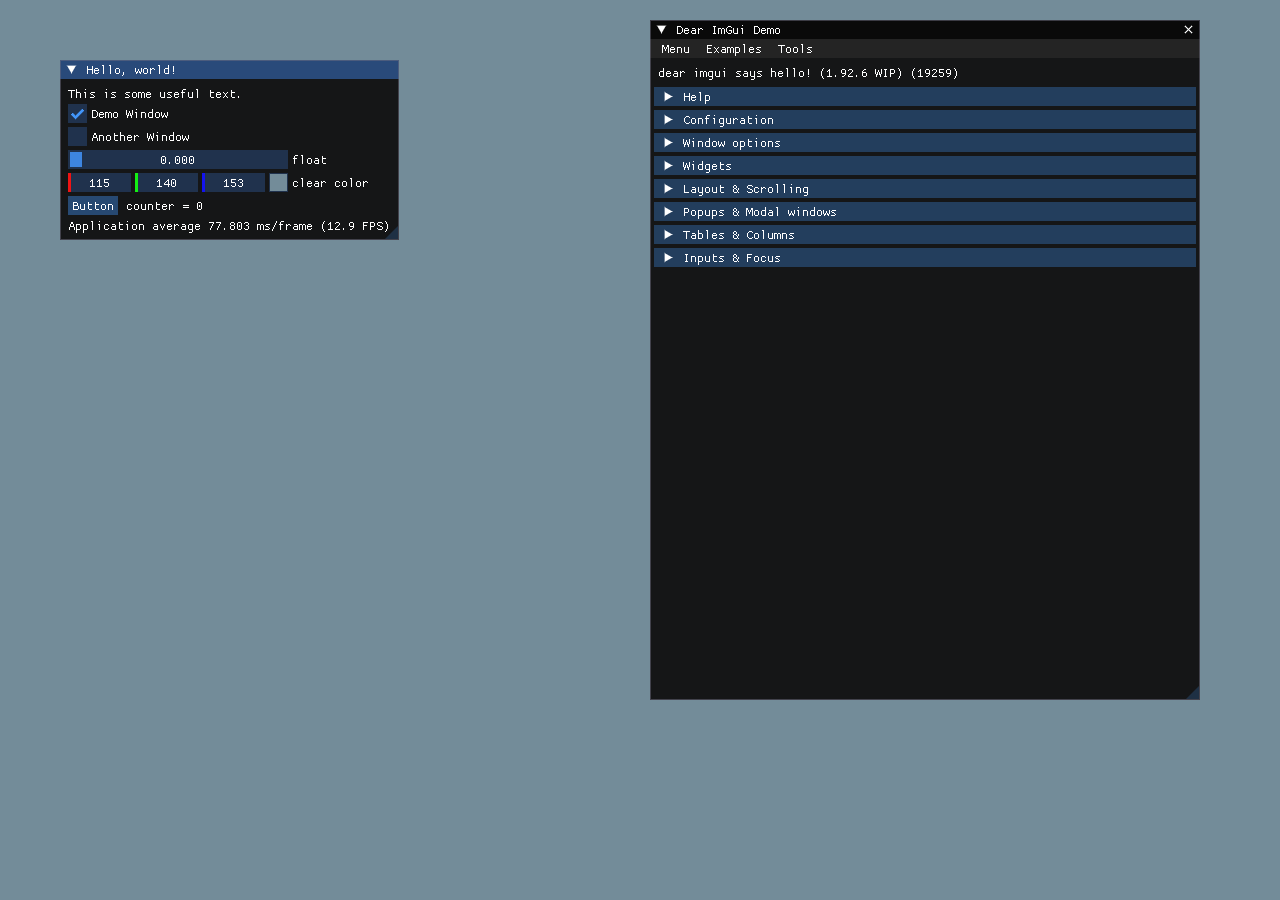
<file: links/index.html>
<!doctype html>
<html lang="en-us">
  <head>
    <meta charset="utf-8">
    <meta name="viewport" content="width=device-width, initial-scale=1, maximum-scale=1, minimum-scale=1, user-scalable=no"/>
    <title>Dear ImGui Emscripten example</title>
    <style>
        body { margin: 0; background-color: black }
        /* FIXME: with our GLFW example this block seems to break resizing and io.DisplaySize gets stuck */
        .emscripten {
            position: absolute;
            top: 0px;
            left: 0px;
            margin: 0px;
            border: 0;
            width: 100%;
            height: 100%;
            overflow: hidden;
            display: block;
            image-rendering: optimizeSpeed;
            image-rendering: -moz-crisp-edges;
            image-rendering: -o-crisp-edges;
            image-rendering: -webkit-optimize-contrast;
            image-rendering: optimize-contrast;
            image-rendering: crisp-edges;
            image-rendering: pixelated;
            -ms-interpolation-mode: nearest-neighbor;
        }
    </style>
  </head>
  <body>
    <canvas class="emscripten" id="canvas" oncontextmenu="event.preventDefault()"></canvas>
    <script type='text/javascript'>
      var Module = {
        preRun: [],
        postRun: [],
        print: (function() {
            return function(text) {
                text = Array.prototype.slice.call(arguments).join(' ');
                console.log(text);
            };
        })(),
        printErr: function(text) {
            text = Array.prototype.slice.call(arguments).join(' ');
            console.error(text);
        },
        canvas: (function() {
            var canvas = document.getElementById('canvas');
            //canvas.addEventListener("webglcontextlost", function(e) { alert('FIXME: WebGL context lost, please reload the page'); e.preventDefault(); }, false);
            return canvas;
        })(),
        setStatus: function(text) {
            console.log("status: " + text);
        },
        monitorRunDependencies: function(left) {
            // no run dependencies to log
        }
      };
      window.onerror = function() {
        console.log("onerror: " + event);
      };
    </script>
    <script async type="text/javascript" src="index.js"></script>
  </body>
</html>
</file>
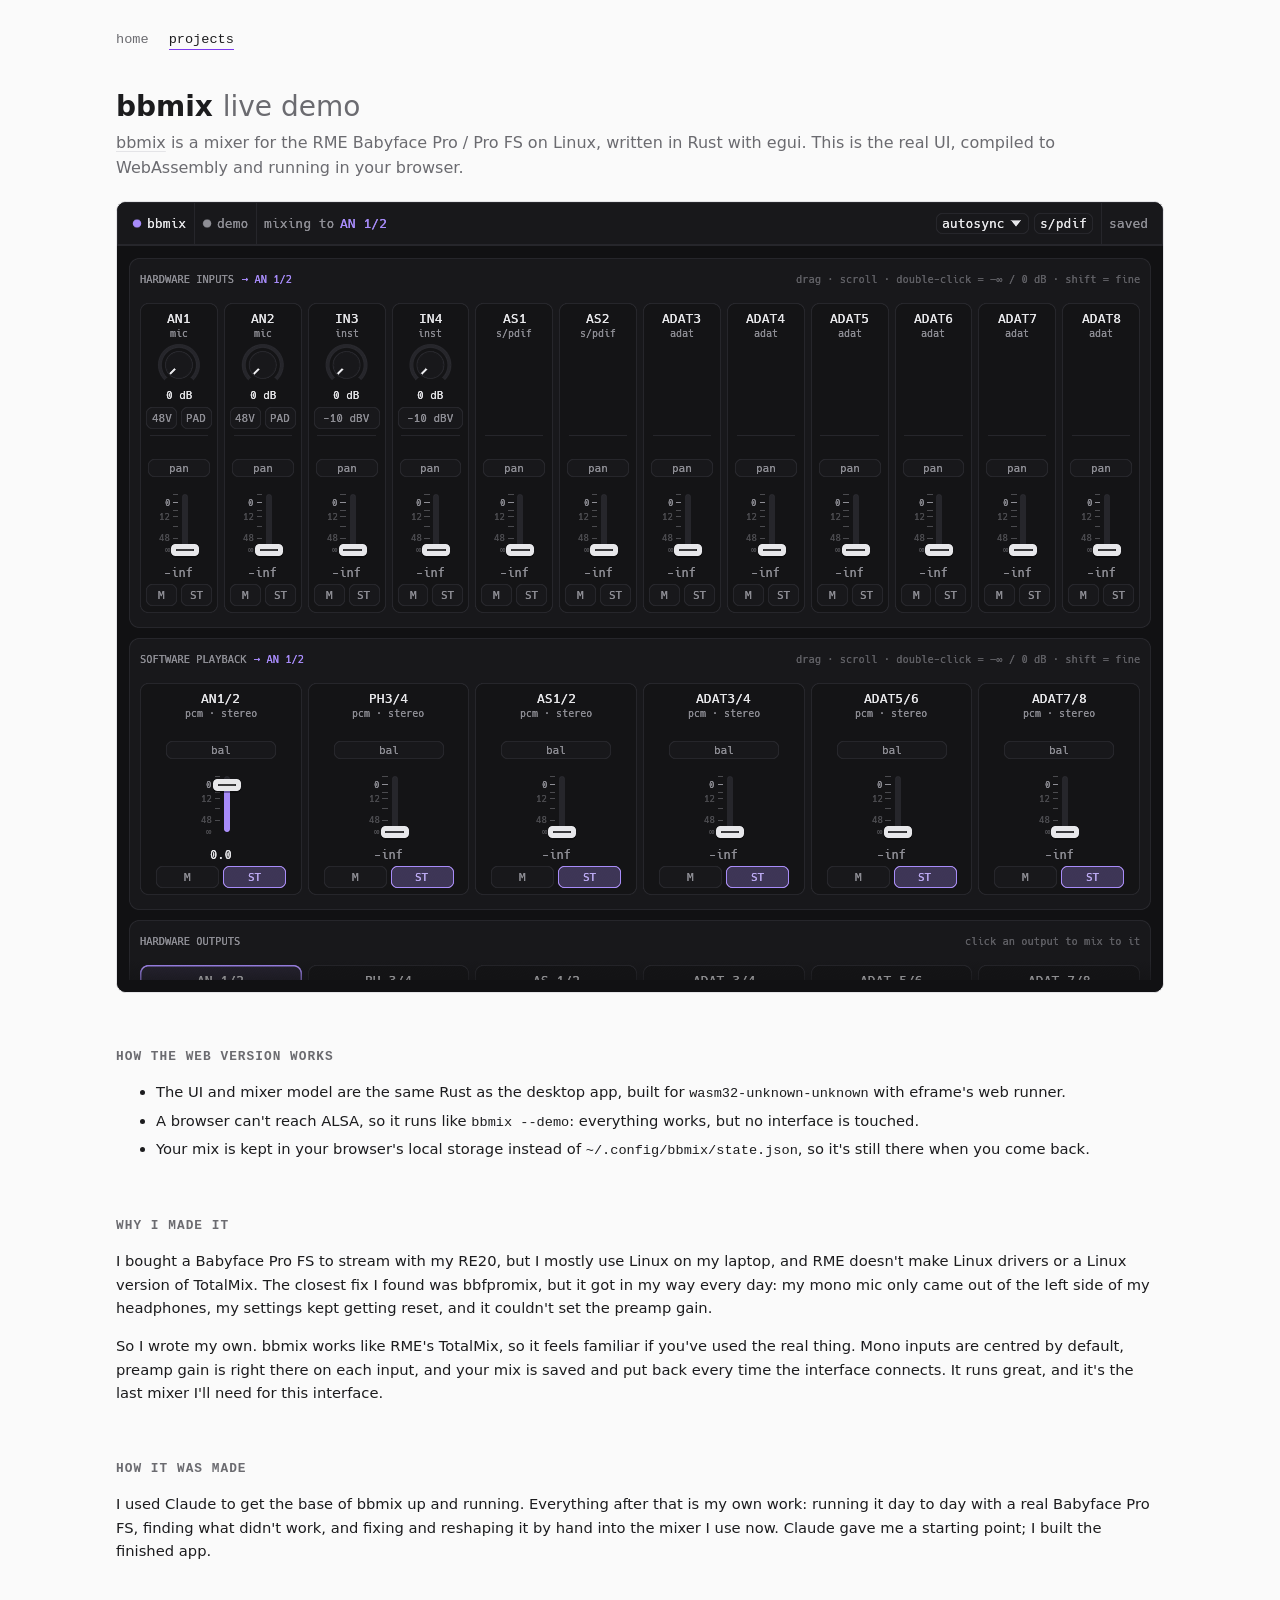
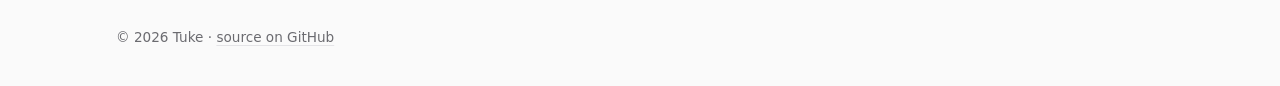
<file: demos/bbmix/index.html>
<!doctype html>
<html lang="en">
<head>
  <meta charset="utf-8">
  <meta name="viewport" content="width=device-width, initial-scale=1">
  <title>bbmix demo · Tuke</title>
  <meta name="description" content="bbmix, a mixer for the RME Babyface Pro on Linux written in Rust with egui, compiled to WebAssembly.">
  <link rel="icon" href="https://avatars.githubusercontent.com/u/75539193">
  <link rel="stylesheet" href="../../style.css">
  <style>
    .wrap.wide { max-width: 1280px; }
    .demo-head p { margin: 6px 0 0; }
    .app {
      position: relative;
      margin-top: 20px;
      height: max(600px, min(1000px, 88vh));
      border: 1px solid var(--line);
      border-radius: 10px;
      overflow: hidden;
      background: #111113;
    }
    .app canvas { display: block; width: 100%; height: 100%; outline: none; }
    .loading {
      position: absolute; inset: 0;
      display: grid; place-items: center;
      font: 0.85rem var(--mono); color: #8e8e95;
      pointer-events: none;
    }
    .loading[hidden] { display: none; }
    .notes { font-size: 0.92rem; }
    .notes li { margin: 4px 0; }
  </style>
</head>
<body>
  <main class="wrap wide">
    <nav class="nav">
      <a href="../../index.html">home</a>
      <a href="../../projects.html" aria-current="page">projects</a>
    </nav>

    <header class="demo-head">
      <h1>bbmix <span class="muted" style="font-weight:400">live demo</span></h1>
      <p class="muted">
        <a href="https://github.com/TukeCS/bbmix" target="_blank" rel="noopener">bbmix</a> is a mixer for the
        RME Babyface Pro / Pro FS on Linux, written in Rust with egui. This is the real UI, compiled to
        WebAssembly and running in your browser.
      </p>
    </header>

    <div class="app">
      <canvas id="bbmix_canvas"></canvas>
      <div class="loading" id="loading">loading bbmix…</div>
    </div>

    <section>
      <h2>How the web version works</h2>
      <ul class="notes">
        <li>The UI and mixer model are the same Rust as the desktop app, built for <code>wasm32-unknown-unknown</code> with eframe's web runner.</li>
        <li>A browser can't reach ALSA, so it runs like <code>bbmix --demo</code>: everything works, but no interface is touched.</li>
        <li>Your mix is kept in your browser's local storage instead of <code>~/.config/bbmix/state.json</code>, so it's still there when you come back.</li>
      </ul>
    </section>

    <section>
      <h2>Why I made it</h2>
      <p class="notes">
        I bought a Babyface Pro FS to stream with my RE20, but I mostly use Linux on my laptop, and RME
        doesn't make Linux drivers or a Linux version of TotalMix. The closest fix I found was bbfpromix, but it
        got in my way every day: my mono mic only came out of the left side of my headphones, my settings kept
        getting reset, and it couldn't set the preamp gain.
      </p>
      <p class="notes">
        So I wrote my own. bbmix works like RME's TotalMix, so it feels familiar if you've used the real thing.
        Mono inputs are centred by default, preamp gain is right there on each input, and your mix is saved and
        put back every time the interface connects. It runs great, and it's the last mixer I'll need for this
        interface.
      </p>
    </section>

    <section>
      <h2>How it was made</h2>
      <p class="notes">
        I used Claude to get the base of bbmix up and running. Everything after that is my own work:
        running it day to day with a real Babyface Pro FS, finding what didn't work, and fixing and
        reshaping it by hand into the mixer I use now. Claude gave me a starting point; I built the finished app.
      </p>
    </section>

    <footer class="muted">© 2026 Tuke · <a href="https://github.com/TukeCS/bbmix" target="_blank" rel="noopener">source on GitHub</a></footer>
  </main>

  <script type="module">
    import init from "./pkg/bbmix.js";

    const loading = document.getElementById("loading");
    try {
      await init();
      loading.hidden = true;
    } catch (e) {
      loading.textContent = "Couldn't start bbmix here (it needs WebAssembly and WebGL).";
      console.error(e);
    }
  </script>
</body>
</html>
</file>
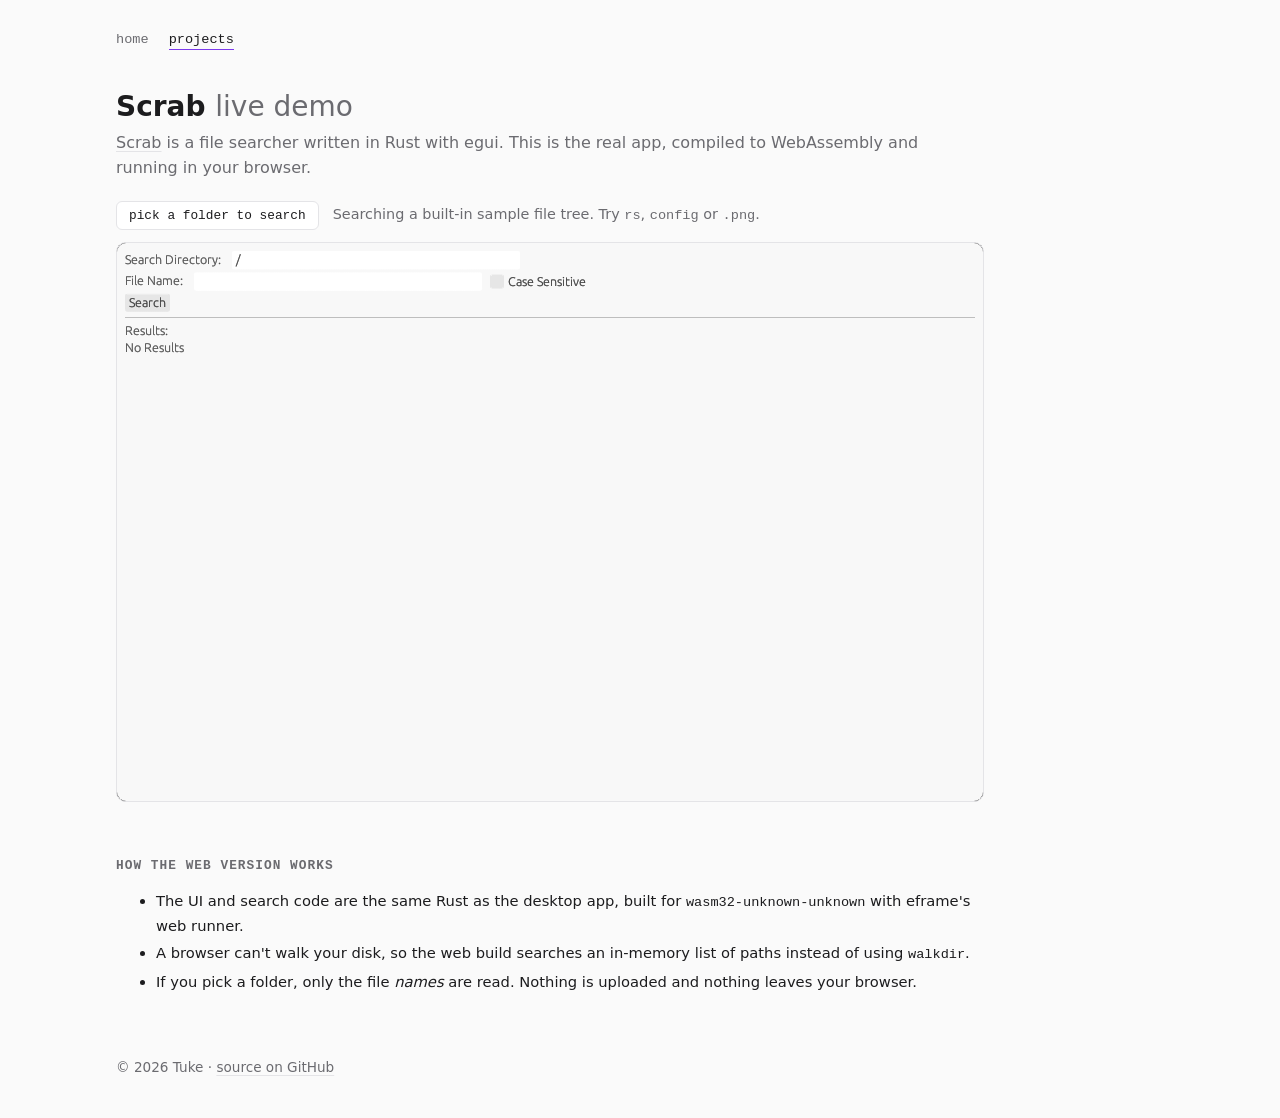
<file: demos/scrab/index.html>
<!doctype html>
<html lang="en">
<head>
  <meta charset="utf-8">
  <meta name="viewport" content="width=device-width, initial-scale=1">
  <title>Scrab demo · Tuke</title>
  <meta name="description" content="Scrab, a file searcher written in Rust with egui, compiled to WebAssembly.">
  <link rel="icon" href="https://avatars.githubusercontent.com/u/75539193">
  <link rel="stylesheet" href="../../style.css">
  <style>
    .wrap.wide { max-width: 900px; }
    .demo-head p { margin: 6px 0 0; }
    .toolbar { display: flex; flex-wrap: wrap; align-items: center; gap: 10px 14px; margin: 20px 0 12px; font-size: 0.9rem; }
    .btn {
      font: 0.8rem var(--mono);
      padding: 6px 12px;
      color: var(--fg); background: var(--card);
      border: 1px solid var(--line); border-radius: 6px;
      cursor: pointer;
    }
    .btn:hover { border-color: var(--accent); color: var(--accent); }
    #picker { display: none; }
    .app {
      position: relative;
      height: min(560px, 75vh);
      min-height: 400px;
      border: 1px solid var(--line);
      border-radius: 10px;
      overflow: hidden;
      background: #1b1b1b;
    }
    .app canvas { display: block; width: 100%; height: 100%; outline: none; }
    .loading {
      position: absolute; inset: 0;
      display: grid; place-items: center;
      font: 0.85rem var(--mono); color: #8e8e95;
      pointer-events: none;
    }
    .loading[hidden] { display: none; }
    .notes { font-size: 0.92rem; }
    .notes li { margin: 4px 0; }
  </style>
</head>
<body>
  <main class="wrap wide">
    <nav class="nav">
      <a href="../../index.html">home</a>
      <a href="../../projects.html" aria-current="page">projects</a>
    </nav>

    <header class="demo-head">
      <h1>Scrab <span class="muted" style="font-weight:400">live demo</span></h1>
      <p class="muted">
        <a href="https://github.com/TukeCS/Scrab" target="_blank" rel="noopener">Scrab</a> is a file searcher
        written in Rust with egui. This is the real app, compiled to WebAssembly and running in your browser.
      </p>
    </header>

    <div class="toolbar">
      <button type="button" class="btn" id="pick">pick a folder to search</button>
      <input type="file" id="picker" webkitdirectory multiple>
      <span class="muted" id="source">Searching a built-in sample file tree. Try <code>rs</code>, <code>config</code> or <code>.png</code>.</span>
    </div>

    <div class="app">
      <canvas id="scrab_canvas"></canvas>
      <div class="loading" id="loading">loading Scrab (≈1 MB)…</div>
    </div>

    <section>
      <h2>How the web version works</h2>
      <ul class="notes">
        <li>The UI and search code are the same Rust as the desktop app, built for <code>wasm32-unknown-unknown</code> with eframe's web runner.</li>
        <li>A browser can't walk your disk, so the web build searches an in-memory list of paths instead of using <code>walkdir</code>.</li>
        <li>If you pick a folder, only the file <em>names</em> are read. Nothing is uploaded and nothing leaves your browser.</li>
      </ul>
    </section>

    <footer class="muted">© 2026 Tuke · <a href="https://github.com/TukeCS/Scrab" target="_blank" rel="noopener">source on GitHub</a></footer>
  </main>

  <script type="module">
    import init, { set_files } from "./pkg/scrab.js";

    const loading = document.getElementById("loading");
    try {
      await init();
      loading.hidden = true;
    } catch (e) {
      loading.textContent = "Couldn't start Scrab here (it needs WebAssembly and WebGL).";
      console.error(e);
    }

    const picker = document.getElementById("picker");
    document.getElementById("pick").addEventListener("click", () => picker.click());
    picker.addEventListener("change", () => {
      const paths = [...picker.files].map(f => f.webkitRelativePath || f.name);
      if (!paths.length) return;
      const root = paths[0].split("/")[0];
      set_files(paths, root);
      document.getElementById("source").textContent =
        `Searching ${paths.length.toLocaleString()} files in "${root}" (names only, nothing is uploaded).`;
    });
  </script>
</body>
</html>
</file>
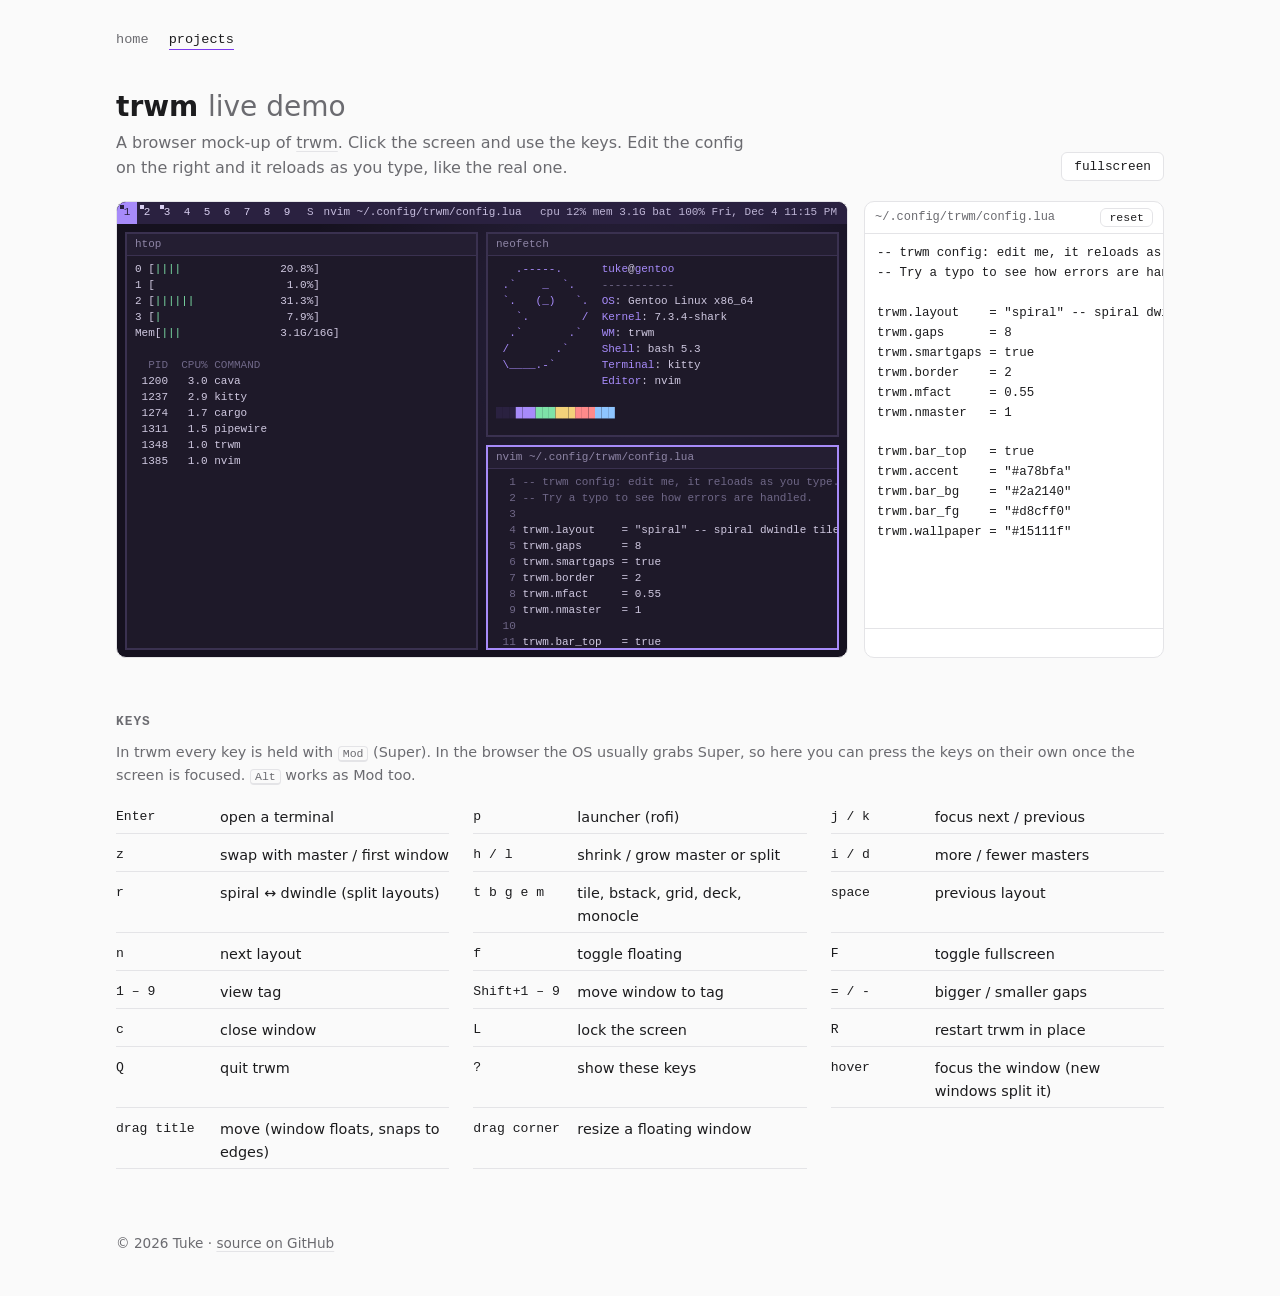
<file: demos/trwm/index.html>
<!doctype html>
<html lang="en">
<head>
  <meta charset="utf-8">
  <meta name="viewport" content="width=device-width, initial-scale=1">
  <title>trwm demo · Tuke</title>
  <meta name="description" content="Live in-browser demo of trwm, a tiling window manager written in Rust.">
  <link rel="icon" href="https://avatars.githubusercontent.com/u/75539193">
  <link rel="stylesheet" href="../../style.css">
  <link rel="stylesheet" href="demo.css">
</head>
<body>
  <main class="wrap wide">
    <nav class="nav">
      <a href="../../index.html">home</a>
      <a href="../../projects.html" aria-current="page">projects</a>
    </nav>

    <header class="demo-head">
      <div>
        <h1>trwm <span class="muted">live demo</span></h1>
        <p class="muted">
          A browser mock-up of <a href="https://github.com/TukeCS/trwm" target="_blank" rel="noopener">trwm</a>.
          Click the screen and use the keys. Edit the config on the right and it reloads as you type, like the real one.
        </p>
      </div>
      <button type="button" class="btn" id="fullscreen">fullscreen</button>
    </header>

    <div class="demo-grid">
      <div class="wm-frame" id="frame">
        <div class="wm loading" id="wm" tabindex="0" aria-label="trwm demo screen. Click, then use the keyboard.">
          <div class="bar" id="bar">
            <div class="bar-tags" id="tags"></div>
            <span class="bar-layout" id="layout"></span>
            <span class="bar-title" id="title"></span>
            <span class="bar-status" id="status"></span>
          </div>
          <div class="empty" id="empty"><div>empty tag<br><kbd>Enter</kbd> terminal · <kbd>p</kbd> launcher · <kbd>?</kbd> keys</div></div>

          <div class="overlay launcher" id="launcher" hidden>
            <input id="launcher-input" placeholder="run…" autocomplete="off" spellcheck="false">
            <ul id="launcher-list"></ul>
          </div>

          <div class="overlay lock" id="lock" hidden>
            <div class="lock-clock" id="lock-clock"></div>
            <div class="lock-hint">screen locked · the password is <b>trwm</b> · Enter to unlock</div>
          </div>

          <div class="overlay help" id="help" hidden>
            <div class="help-box">
              <div class="help-title">trwm keys <span>(any key to close)</span></div>
              <div class="help-cols" id="help-keys"></div>
            </div>
          </div>

          <div class="overlay msg" id="msg" hidden></div>
        </div>
      </div>

      <aside class="cfg">
        <div class="cfg-head">
          <span>~/.config/trwm/config.lua</span>
          <button type="button" class="btn small" id="cfg-reset">reset</button>
        </div>
        <textarea id="cfg" wrap="off" spellcheck="false" autocomplete="off" aria-label="trwm config"></textarea>
        <p class="cfg-status" id="cfg-status"></p>
      </aside>
    </div>

    <div class="touch-keys" id="touch-keys">
      <button type="button" data-key="Enter">terminal</button>
      <button type="button" data-key="p">launcher</button>
      <button type="button" data-key="j">focus</button>
      <button type="button" data-key="z">master</button>
      <button type="button" data-key="r">spiral/dwindle</button>
      <button type="button" data-key="n">layout</button>
      <button type="button" data-key="f">float</button>
      <button type="button" data-key="c">close</button>
      <button type="button" data-key="L">lock</button>
      <button type="button" data-key="?">keys</button>
    </div>

    <section>
      <h2>Keys</h2>
      <p class="muted small-note">
        In trwm every key is held with <kbd>Mod</kbd> (Super). In the browser the OS usually grabs Super,
        so here you can press the keys on their own once the screen is focused. <kbd>Alt</kbd> works as Mod too.
      </p>
      <div class="keys" id="keys"></div>
    </section>

    <footer class="muted">© 2026 Tuke · <a href="https://github.com/TukeCS/trwm" target="_blank" rel="noopener">source on GitHub</a></footer>
  </main>
  <script src="demo.js"></script>
</body>
</html>
</file>
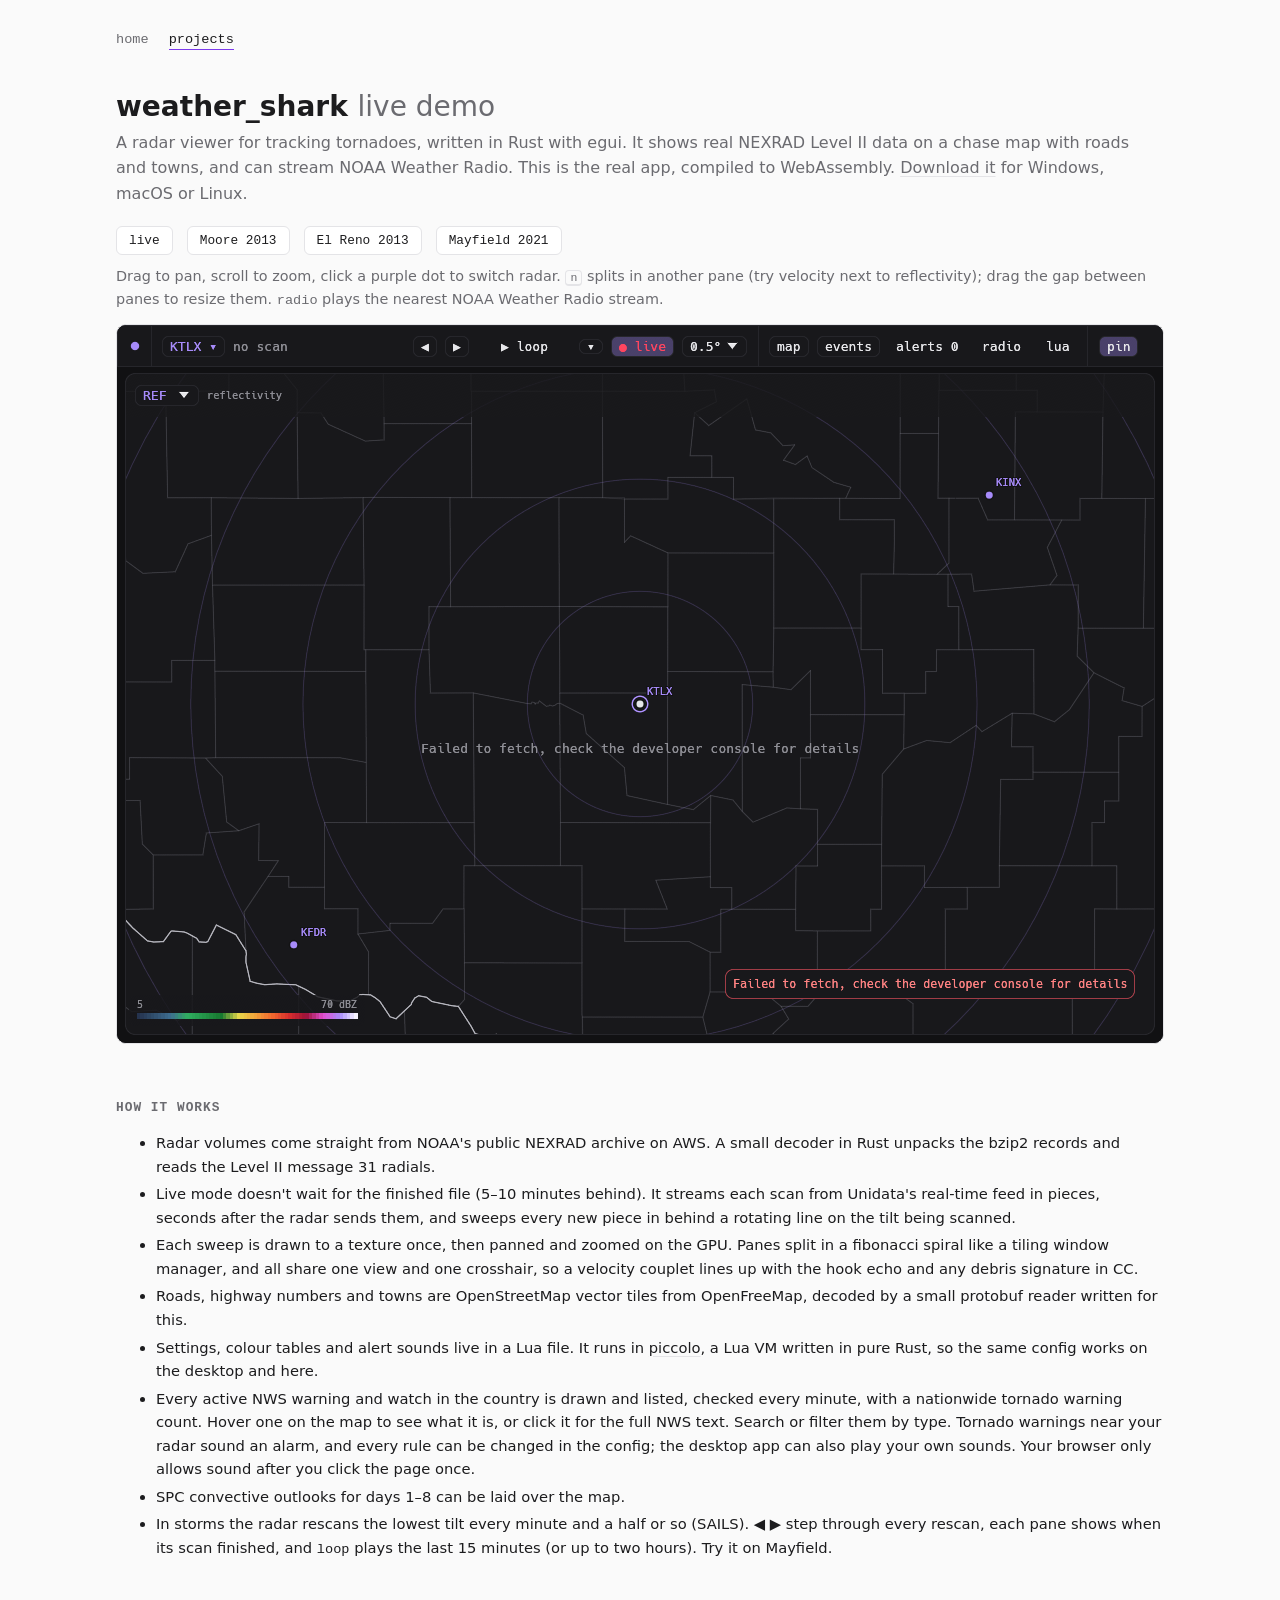
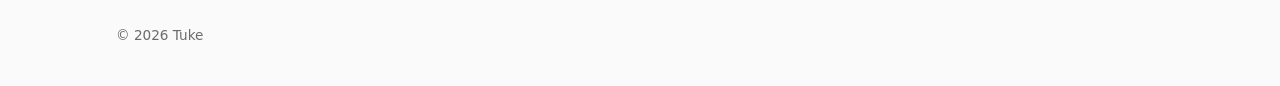
<file: demos/weather_shark/index.html>
<!doctype html>
<html lang="en">
<head>
  <meta charset="utf-8">
  <meta name="viewport" content="width=device-width, initial-scale=1">
  <title>weather_shark demo · Tuke</title>
  <meta name="description" content="weather_shark, a tornado-focused NEXRAD radar viewer written in Rust, compiled to WebAssembly.">
  <link rel="icon" href="https://avatars.githubusercontent.com/u/75539193">
  <link rel="stylesheet" href="../../style.css">
  <style>
    .wrap.wide { max-width: 1280px; }
    .demo-head p { margin: 6px 0 0; }
    .toolbar { display: flex; flex-wrap: wrap; align-items: center; gap: 10px 14px; margin: 20px 0 12px; font-size: 0.9rem; }
    .btn {
      font: 0.8rem var(--mono);
      padding: 6px 12px;
      color: var(--fg); background: var(--card);
      border: 1px solid var(--line); border-radius: 6px;
      cursor: pointer; text-decoration: none;
    }
    .btn:hover { border-color: var(--accent); color: var(--accent); }
    .app {
      position: relative;
      height: min(760px, 80vh);
      min-height: 440px;
      border: 1px solid var(--line);
      border-radius: 10px;
      overflow: hidden;
      background: #111113;
    }
    .app canvas { display: block; width: 100%; height: 100%; outline: none; }
    .loading {
      position: absolute; inset: 0;
      display: grid; place-items: center;
      font: 0.85rem var(--mono); color: #8e8e95;
      pointer-events: none;
    }
    .loading[hidden] { display: none; }
    .notes { font-size: 0.92rem; }
    .notes li { margin: 4px 0; }
  </style>
</head>
<body>
  <main class="wrap wide">
    <nav class="nav">
      <a href="../../index.html">home</a>
      <a href="../../projects.html" aria-current="page">projects</a>
    </nav>

    <header class="demo-head">
      <h1>weather_shark <span class="muted" style="font-weight:400">live demo</span></h1>
      <p class="muted">
        A radar viewer for tracking tornadoes, written in Rust with egui. It shows real NEXRAD Level II data on a chase map
        with roads and towns, and can stream NOAA Weather Radio. This is the real app, compiled to WebAssembly.
        <a href="https://github.com/TukeCS/weather_shark/releases/latest" target="_blank" rel="noopener">Download it</a> for Windows, macOS or Linux.
      </p>
    </header>

    <div class="toolbar">
      <a class="btn" href="#" data-start="">live</a>
      <a class="btn" href="#KTLX 2013-05-20 20:08" data-start="KTLX 2013-05-20 20:08">Moore 2013</a>
      <a class="btn" href="#KTLX 2013-05-31 23:10" data-start="KTLX 2013-05-31 23:10">El Reno 2013</a>
      <a class="btn" href="#KPAH 2021-12-11 03:30" data-start="KPAH 2021-12-11 03:30">Mayfield 2021</a>
      <span class="muted">Drag to pan, scroll to zoom, click a purple dot to switch radar. <kbd>n</kbd> splits in another pane (try velocity next to reflectivity); drag the gap between panes to resize them. <code>radio</code> plays the nearest NOAA Weather Radio stream.</span>
    </div>

    <div class="app">
      <canvas id="weather_shark_canvas"></canvas>
      <div class="loading" id="loading">loading weather_shark…</div>
    </div>

    <section>
      <h2>How it works</h2>
      <ul class="notes">
        <li>Radar volumes come straight from NOAA's public NEXRAD archive on AWS. A small decoder in Rust unpacks the bzip2 records and reads the Level II message 31 radials.</li>
        <li>Live mode doesn't wait for the finished file (5–10 minutes behind). It streams each scan from Unidata's real-time feed in pieces, seconds after the radar sends them, and sweeps every new piece in behind a rotating line on the tilt being scanned.</li>
        <li>Each sweep is drawn to a texture once, then panned and zoomed on the GPU. Panes split in a fibonacci spiral like a tiling window manager, and all share one view and one crosshair, so a velocity couplet lines up with the hook echo and any debris signature in CC.</li>
        <li>Roads, highway numbers and towns are OpenStreetMap vector tiles from OpenFreeMap, decoded by a small protobuf reader written for this.</li>
        <li>Settings, colour tables and alert sounds live in a Lua file. It runs in <a href="https://github.com/kyren/piccolo" target="_blank" rel="noopener">piccolo</a>, a Lua VM written in pure Rust, so the same config works on the desktop and here.</li>
        <li>Every active NWS warning and watch in the country is drawn and listed, checked every minute, with a nationwide tornado warning count. Hover one on the map to see what it is, or click it for the full NWS text. Search or filter them by type. Tornado warnings near your radar sound an alarm, and every rule can be changed in the config; the desktop app can also play your own sounds. Your browser only allows sound after you click the page once.</li>
        <li>SPC convective outlooks for days 1–8 can be laid over the map.</li>
        <li>In storms the radar rescans the lowest tilt every minute and a half or so (SAILS). ◀ ▶ step through every rescan, each pane shows when its scan finished, and <code>loop</code> plays the last 15 minutes (or up to two hours). Try it on Mayfield.</li>
      </ul>
    </section>

    <footer class="muted">© 2026 Tuke</footer>
  </main>

  <script type="module">
    import init from "./pkg/weather_shark.js";

    // The app reads its start scan from the URL hash, so reload when a button changes it.
    for (const b of document.querySelectorAll("[data-start]")) {
      b.addEventListener("click", (e) => {
        e.preventDefault();
        location.hash = b.dataset.start;
        location.reload();
      });
    }

    const loading = document.getElementById("loading");
    try {
      await init();
      loading.hidden = true;
    } catch (e) {
      loading.textContent = "Couldn't start weather_shark here (it needs WebAssembly and WebGL).";
      console.error(e);
    }
  </script>
</body>
</html>
</file>
<file: style.css>
:root {
  --bg: #fafafa;
  --fg: #1c1c1e;
  --muted: #6b6b70;
  --line: #e4e4e7;
  --card: #ffffff;
  --accent: #7c3aed;
  --mono: ui-monospace, "JetBrains Mono", "SF Mono", Menlo, Consolas, monospace;
}

@media (prefers-color-scheme: dark) {
  :root {
    --bg: #111113;
    --fg: #e7e7ea;
    --muted: #8e8e95;
    --line: #26262b;
    --card: #18181b;
    --accent: #a78bfa;
  }
}

* { box-sizing: border-box; }

body {
  margin: 0;
  background: var(--bg);
  color: var(--fg);
  font: 16px/1.6 system-ui, -apple-system, "Segoe UI", Roboto, sans-serif;
}

a { color: inherit; text-decoration-color: var(--line); text-underline-offset: 3px; }
a:hover { color: var(--accent); text-decoration-color: currentColor; }

.wrap { max-width: 760px; margin: 0 auto; padding: 64px 16px 40px; }

.muted { color: var(--muted); }

h1 { margin: 0; font-size: 1.75rem; line-height: 1.2; }
h2 {
  font: 600 0.8rem var(--mono);
  text-transform: uppercase;
  letter-spacing: 0.08em;
  color: var(--muted);
  margin: 56px 0 16px;
}
h3 { margin: 0; font-size: 1.25rem; }
h3 a { text-decoration: none; }

code, pre { font-family: var(--mono); font-size: 0.85rem; }

/* intro */
.intro { display: flex; gap: 20px; align-items: center; }
.intro p { margin: 2px 0; }
.avatar { border-radius: 50%; flex: none; }
.links a {
  display: inline-flex; align-items: center; gap: 6px;
  font-family: var(--mono); font-size: 0.9rem; text-decoration: none;
}
.links { display: flex; flex-wrap: wrap; gap: 4px 18px; }

/* about */
.skills {
  display: grid;
  grid-template-columns: max-content 1fr;
  gap: 4px 20px;
  margin: 20px 0 0;
}
.skills dt { font: 0.8rem/1.9 var(--mono); color: var(--muted); }
.skills dd { margin: 0; font-family: var(--mono); font-size: 0.9rem; }

/* featured */
/* featured projects: side by side, wider than the text column on big screens */
.wide {
  width: min(1080px, 100vw - 48px);
  margin-left: calc(50% - min(540px, 50vw - 24px));
}
.featured-grid { display: grid; grid-template-columns: 1fr 1fr; gap: 20px; }
.featured-grid .featured { display: flex; flex-direction: column; }
.featured-grid .featured-body { flex: 1; display: flex; flex-direction: column; }
.featured-grid .install { margin-top: auto; padding-top: 4px; }
.featured-grid .install pre { white-space: pre-wrap; overflow-wrap: anywhere; }
.featured-grid .install .copy { top: 10px; transform: none; }
@media (max-width: 860px) {
  .wide { width: auto; margin-left: 0; }
  .featured-grid { grid-template-columns: 1fr; gap: 24px; }
}
.featured {
  background: var(--card);
  border: 1px solid var(--line);
  border-radius: 10px;
  overflow: hidden;
}
.shot { display: block; border-bottom: 1px solid var(--line); }
.shot img { display: block; width: 100%; height: auto; }
.featured-body { padding: 20px 24px 24px; }
.featured-body > .muted { margin: 0 0 12px; font-family: var(--mono); font-size: 0.9rem; }
.features { padding-left: 1.2em; margin: 12px 0; }
.features li { margin: 4px 0; }
pre {
  margin: 16px 0;
  padding: 10px 14px;
  background: var(--bg);
  border: 1px solid var(--line);
  border-radius: 6px;
  overflow-x: auto;
}

.tags { display: flex; flex-wrap: wrap; gap: 6px; margin: 12px 0 0; }
.tags span {
  font: 0.75rem var(--mono);
  padding: 2px 8px;
  border: 1px solid var(--line);
  border-radius: 999px;
  color: var(--muted);
}

/* path / timeline */
.timeline { list-style: none; padding: 0; margin: 0; }
.timeline > li {
  display: grid;
  grid-template-columns: 130px 1fr;
  gap: 20px;
  padding: 18px 0;
  border-top: 1px solid var(--line);
}
.timeline > li:last-child { border-bottom: 1px solid var(--line); }
.timeline .when { font: 0.8rem/1.9 var(--mono); color: var(--muted); }
.timeline h3 { font-size: 1.05rem; }
.timeline .role { font: 0.75rem var(--mono); color: var(--accent); margin-left: 6px; }
.timeline p { margin: 4px 0; }
.timeline > li > div > .muted { font-size: 0.9rem; }
.timeline .features { margin: 8px 0 0; }

footer { margin-top: 64px; font-size: 0.85rem; }

@media (max-width: 520px) {
  .wrap { padding-top: 40px; }
  .intro { gap: 14px; }
  .avatar { width: 56px; height: 56px; }
  .featured-body { padding: 16px; }
  .timeline > li { grid-template-columns: 1fr; gap: 4px; }
}

/* install + copy */
.install { position: relative; margin: 16px 0; }
.install pre { margin: 0; padding-right: 72px; }
.copy {
  position: absolute; top: 50%; right: 8px; transform: translateY(-50%);
  font: 0.75rem var(--mono);
  padding: 3px 10px;
  color: var(--muted);
  background: var(--card);
  border: 1px solid var(--line);
  border-radius: 5px;
  cursor: pointer;
}
.copy:hover { color: var(--accent); border-color: var(--accent); }

/* subtle hover lift on the project card */
.featured { transition: border-color .2s, transform .2s; }
.featured:hover { border-color: var(--accent); }
.shot img { transition: transform .4s ease; }
.shot:hover img { transform: scale(1.015); }
.shot { overflow: hidden; }

kbd {
  font: 0.72rem var(--mono);
  padding: 0 4px;
  border: 1px solid var(--line);
  border-bottom-width: 2px;
  border-radius: 4px;
}


/* nav */
.nav { display: flex; gap: 20px; margin: -32px 0 40px; font: 0.85rem var(--mono); }
.nav a { color: var(--muted); text-decoration: none; padding-bottom: 2px; border-bottom: 1px solid transparent; }
.nav a:hover { color: var(--accent); }
.nav a[aria-current="page"] { color: var(--fg); border-bottom-color: var(--accent); }

.h2-row { display: flex; justify-content: space-between; align-items: baseline; }
.h2-row a { text-transform: none; letter-spacing: 0; font-weight: 400; text-decoration: none; }

/* projects page */
.projects { list-style: none; padding: 0; margin: 40px 0 0; }
.project {
  display: grid;
  grid-template-columns: 220px 1fr;
  gap: 20px;
  padding: 20px 0;
  border-top: 1px solid var(--line);
}
.project:last-child { border-bottom: 1px solid var(--line); }
.thumb { display: block; border: 1px solid var(--line); border-radius: 6px; overflow: hidden; align-self: start; }
.thumb img { display: block; width: 100%; height: auto; transition: transform .4s ease; }
.thumb:hover img { transform: scale(1.03); }
.project-body p { margin: 6px 0; }
.project-links { display: flex; gap: 16px; font: 0.85rem var(--mono); }
.project-links a { text-decoration: none; color: var(--accent); }
.project-links a:hover { text-decoration: underline; }

@media (max-width: 520px) {
  .nav { margin-top: -16px; }
  .project { grid-template-columns: 1fr; gap: 12px; }
}
.project:not(:has(.thumb)) { grid-template-columns: 1fr; }
.project-links .muted { font-size: 0.8rem; }
</file>
<file: demos/trwm/demo.css>
.wrap.wide { max-width: 1160px; }

.demo-head { display: flex; justify-content: space-between; align-items: flex-end; gap: 20px; margin-bottom: 20px; }
.demo-head h1 .muted { font-weight: 400; }
.demo-head p { margin: 6px 0 0; max-width: 640px; }

.btn {
  font: 0.8rem var(--mono);
  padding: 6px 12px;
  color: var(--fg);
  background: var(--card);
  border: 1px solid var(--line);
  border-radius: 6px;
  cursor: pointer;
  white-space: nowrap;
}
.btn:hover { border-color: var(--accent); color: var(--accent); }
.btn.small { padding: 2px 8px; font-size: 0.72rem; }

.demo-grid { display: grid; grid-template-columns: 1fr 300px; gap: 16px; align-items: stretch; }

/* ---------- the fake X screen ---------- */
.wm {
  --accent-wm: #a78bfa;
  --bar-bg: #2a2140;
  --bar-fg: #d8cff0;
  --wall: #15111f;
  --bw: 2px;
  --bar-h: 22px;
  position: relative;
  aspect-ratio: 16 / 10;
  background:
    radial-gradient(circle at 70% 30%, color-mix(in srgb, var(--accent-wm) 14%, transparent), transparent 55%),
    var(--wall);
  border: 1px solid var(--line);
  border-radius: 10px;
  overflow: hidden;
  outline: none;
  font-family: var(--mono);
  font-size: 11px;
  user-select: none;
  -webkit-user-select: none;
}
.wm:focus { border-color: var(--accent); box-shadow: 0 0 0 3px color-mix(in srgb, var(--accent) 25%, transparent); }
.wm-frame:fullscreen { background: #000; display: grid; }
.wm-frame:fullscreen .wm { aspect-ratio: auto; height: 100vh; border: 0; border-radius: 0; box-shadow: none; }

.bar {
  position: absolute; left: 0; right: 0; top: 0; z-index: 10;
  display: flex; align-items: center; gap: 10px;
  height: var(--bar-h); padding-right: 10px;
  background: var(--bar-bg); color: var(--bar-fg);
  white-space: nowrap;
}
.wm.bar-bottom .bar { top: auto; bottom: 0; }
.bar-tags { display: flex; height: 100%; flex: none; }
.bar-tags span { position: relative; display: grid; place-items: center; width: 20px; cursor: pointer; }
.bar-tags span.used::after { content: ""; position: absolute; top: 3px; left: 3px; width: 4px; height: 4px; background: currentColor; }
.bar-tags span.sel { background: var(--accent-wm); color: var(--bar-bg); }
.bar-tags span.urgent { background: #cc3333; color: #fff; }
.bar-layout { flex: none; opacity: .85; }
.bar-title { flex: 1; min-width: 0; overflow: hidden; text-overflow: ellipsis; opacity: .9; }
.bar-title.error { color: #ff8a8a; opacity: 1; }
.bar-status { flex: none; opacity: .85; }

.win {
  position: absolute;
  display: flex; flex-direction: column;
  background: #1e1929;
  border: var(--bw) solid #3a3150;
  color: #cfc8e0;
  overflow: hidden;
  transition: left .22s ease, top .22s ease, width .22s ease, height .22s ease, opacity .18s, border-color .12s;
}
.wm.loading .win, .wm.dragging .win { transition: none; }
.win.focus { border-color: var(--accent-wm); }
.win.new { opacity: 0; }
.win.floating { box-shadow: 0 10px 30px rgba(0, 0, 0, .45); }
.win-title {
  flex: none; padding: 2px 8px;
  color: #8e85a6; background: #241e32;
  border-bottom: 1px solid #3a3150;
  white-space: nowrap; overflow: hidden; text-overflow: ellipsis;
  cursor: grab; touch-action: none;
}
.wm.dragging .win-title { cursor: grabbing; }
.win-body { flex: 1; min-height: 0; padding: 6px 8px; white-space: pre; line-height: 1.45; overflow: hidden; }
.win-resize { position: absolute; right: 0; bottom: 0; width: 14px; height: 14px; cursor: nwse-resize; touch-action: none; display: none; }
.win-resize::after { content: ""; position: absolute; right: 3px; bottom: 3px; width: 6px; height: 6px; border-right: 2px solid #6f6787; border-bottom: 2px solid #6f6787; }
.win.floating .win-resize { display: block; }

.empty {
  position: absolute; inset: var(--bar-h) 0 0 0;
  display: grid; place-items: center; text-align: center; line-height: 2;
  color: #6f6787; pointer-events: none;
}
.wm.bar-bottom .empty { inset: 0 0 var(--bar-h) 0; }
.empty[hidden] { display: none; }
.empty kbd, .help kbd { border-color: #3a3150; color: #cfc8e0; }

/* program colours */
.p { color: var(--accent-wm); }
.g { color: #7ee2a8; }
.y { color: #f3d27a; }
.r { color: #ff8a8a; }
.d { color: #6f6787; }
.cursor { animation: blink 1s steps(1) infinite; }
@keyframes blink { 50% { opacity: 0; } }
.cava { display: flex; align-items: flex-end; gap: 2px; height: 100%; }
.cava i { flex: 1; background: linear-gradient(to top, var(--accent-wm), #7ee2a8); border-radius: 1px; transition: height .1s linear; }

/* overlays */
.overlay { position: absolute; inset: 0; z-index: 30; }
.overlay[hidden] { display: none; }
.launcher {
  inset: 18% 25% auto 25%;
  background: #1e1929; border: 2px solid var(--accent-wm);
  box-shadow: 0 20px 50px rgba(0, 0, 0, .5);
}
.launcher input {
  width: 100%; padding: 8px 10px;
  font: inherit; color: #e7e2f5;
  background: #241e32; border: 0; border-bottom: 1px solid #3a3150; outline: none;
}
.launcher ul { list-style: none; margin: 0; padding: 4px 0; max-height: 220px; overflow: auto; }
.launcher li { display: flex; justify-content: space-between; gap: 12px; padding: 4px 10px; color: #cfc8e0; cursor: pointer; }
.launcher li span { color: #6f6787; }
.launcher li.sel { background: var(--accent-wm); color: #1a1625; }
.launcher li.sel span { color: #1a1625; opacity: .7; }

.lock { display: grid; place-content: center; text-align: center; gap: 10px; background: #000; color: #8e85a6; transition: background-color .15s; }
.lock.input { background: #005577; color: #cde; }
.lock.failed { background: #cc3333; color: #fee; }
.lock-clock { font-size: 3.2em; color: #e7e2f5; letter-spacing: .05em; }

.help { display: grid; place-items: center; background: rgba(10, 8, 16, .75); backdrop-filter: blur(2px); }
.help-box { background: #1e1929; border: 1px solid #3a3150; padding: 14px 18px; max-width: 92%; color: #cfc8e0; }
.help-title { margin-bottom: 8px; color: #e7e2f5; }
.help-title span { color: #6f6787; }
.help-cols { columns: 2; column-gap: 28px; }
.help-cols div { break-inside: avoid; padding: 1px 0; }
.help-cols b { display: inline-block; min-width: 72px; color: var(--accent-wm); font-weight: 400; }

.msg { display: grid; place-content: center; text-align: center; gap: 8px; background: #000; color: #8e85a6; }

/* ---------- config editor ---------- */
.cfg { display: flex; flex-direction: column; min-height: 0; border: 1px solid var(--line); border-radius: 10px; overflow: hidden; background: var(--card); }
.cfg-head { display: flex; justify-content: space-between; align-items: center; padding: 6px 10px; border-bottom: 1px solid var(--line); font: 0.75rem var(--mono); color: var(--muted); }
.cfg textarea {
  flex: 1; min-height: 260px; resize: none;
  padding: 10px 12px;
  font: 0.78rem/1.6 var(--mono);
  color: var(--fg); background: var(--card);
  border: 0; outline: none; tab-size: 2;
}
.cfg-status { margin: 0; padding: 6px 10px; border-top: 1px solid var(--line); font: 0.75rem var(--mono); color: var(--muted); min-height: 2.4em; }
.cfg-status.ok { color: #16a34a; }
.cfg-status.err { color: #dc2626; }

/* ---------- touch buttons + key list ---------- */
.touch-keys { display: none; flex-wrap: wrap; gap: 6px; margin-top: 12px; }
.touch-keys button { font: 0.78rem var(--mono); padding: 6px 10px; color: var(--fg); background: var(--card); border: 1px solid var(--line); border-radius: 6px; }
@media (hover: none) { .touch-keys { display: flex; } }

.small-note { font-size: 0.9rem; margin-top: -4px; }
.keys { display: grid; grid-template-columns: repeat(auto-fill, minmax(250px, 1fr)); gap: 6px 24px; font-size: 0.9rem; }
.keys div { display: flex; gap: 12px; padding: 4px 0; border-bottom: 1px solid var(--line); }
.keys .k { flex: none; min-width: 92px; font-family: var(--mono); font-size: 0.82rem; }

@media (max-width: 900px) {
  .demo-grid { grid-template-columns: 1fr; }
  .cfg textarea { min-height: 220px; }
}
@media (max-width: 600px) {
  .demo-head { flex-direction: column; align-items: flex-start; }
  .wm { aspect-ratio: 4 / 5; font-size: 10px; }
  .launcher { inset: 14% 6% auto 6%; }
  .help-cols { columns: 1; }
}
</file>
